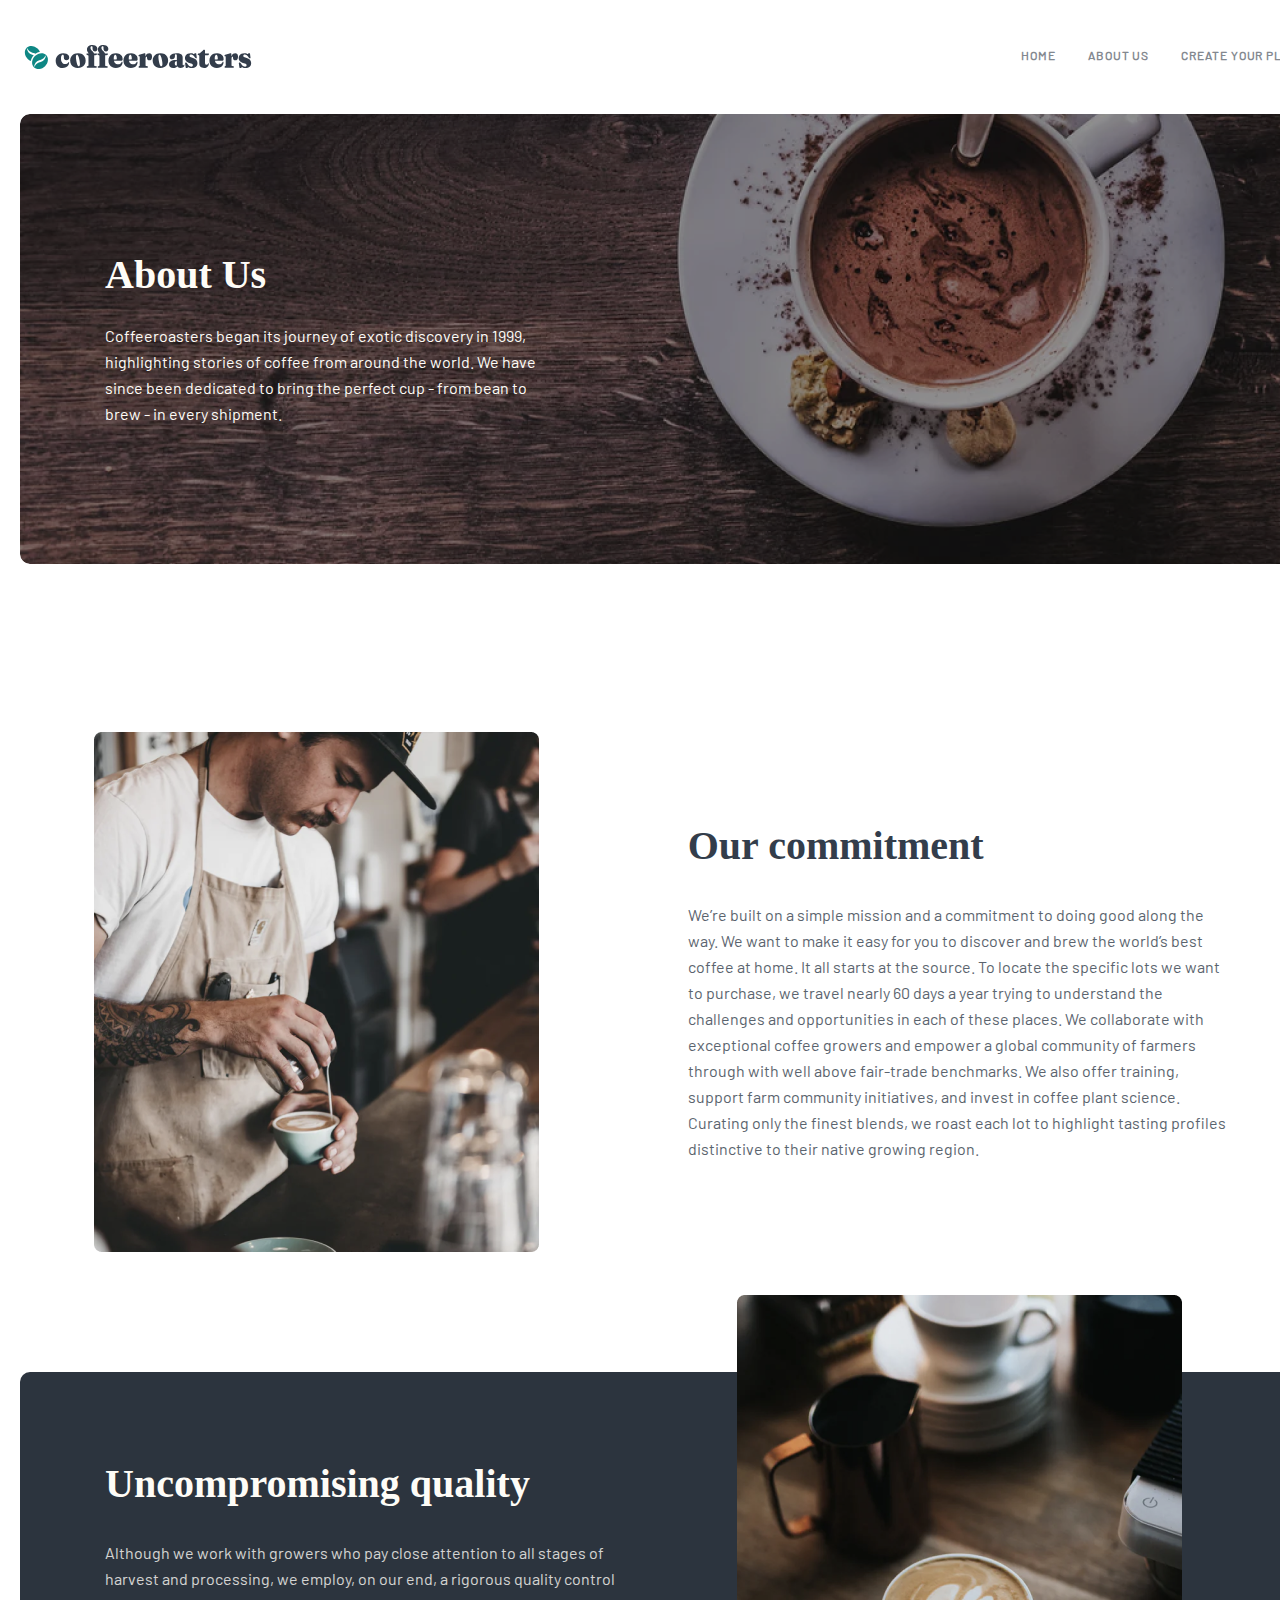
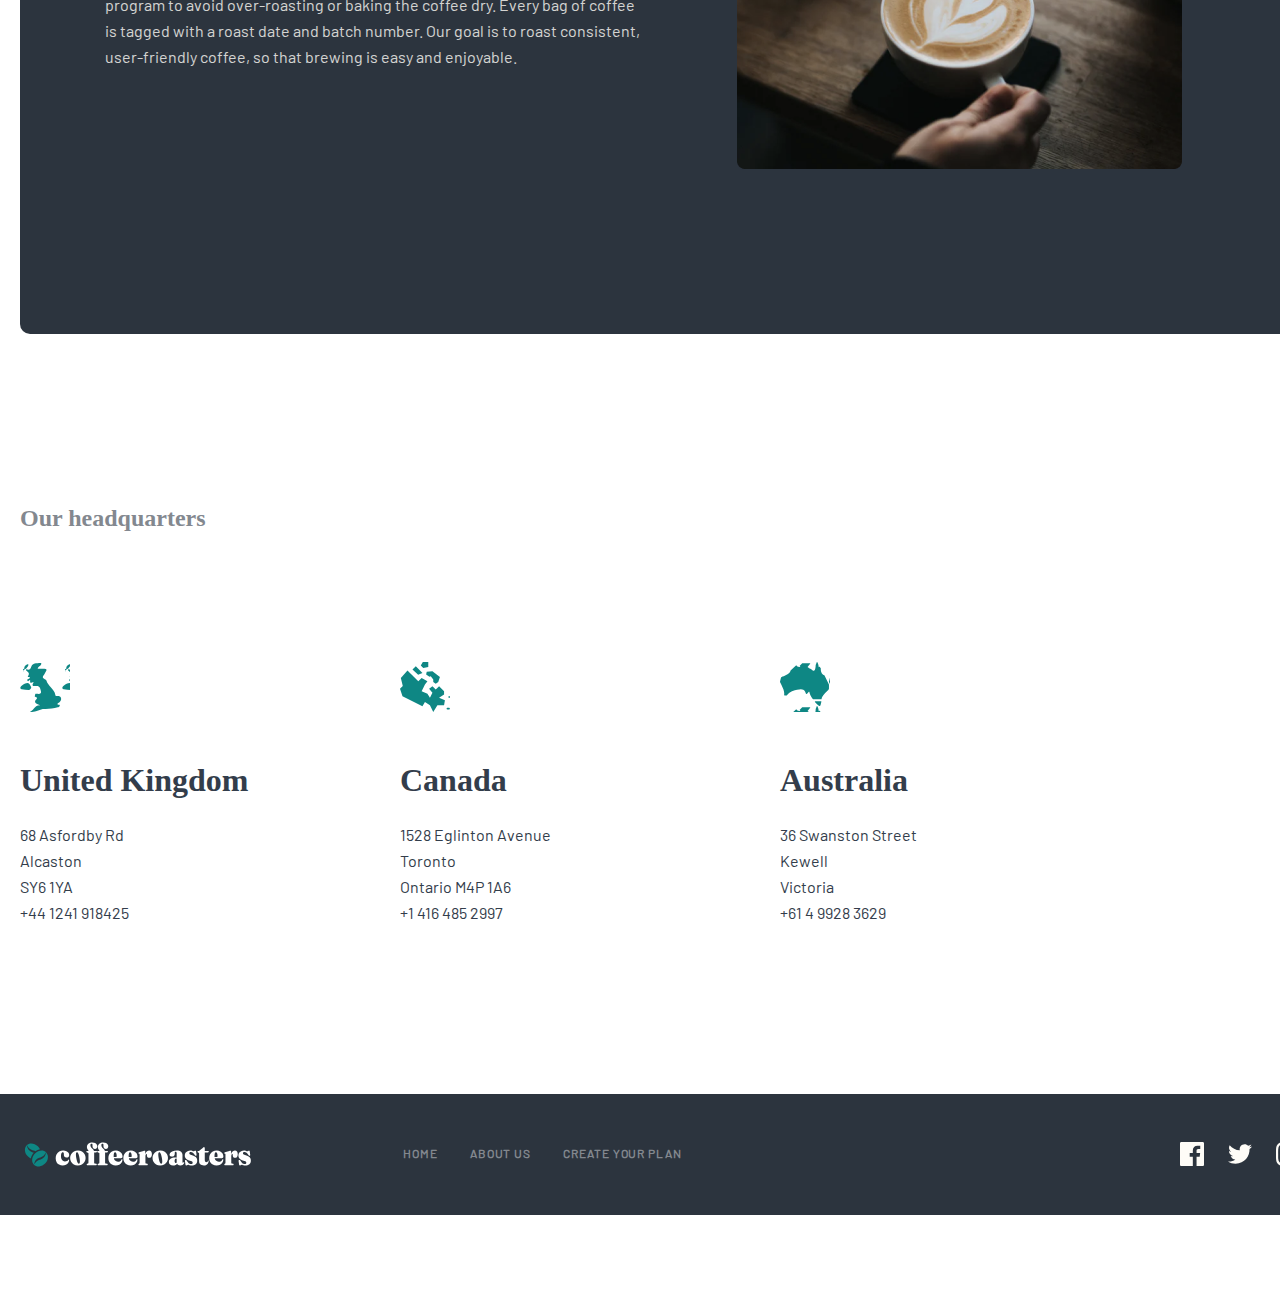
<file: about.html>
<!DOCTYPE html>
<html lang="en">
<head>
    <meta charset="UTF-8">
    <meta http-equiv="X-UA-Compatible" content="IE=edge">
    <meta name="viewport" content="width=device-width, initial-scale=1.0">
    <link rel="stylesheet" href="./css/mian.css">
    <title>6-uy-iwi</title>
</head>
<body>
    <!-- - - - - HEADER - - - -  -->

    <header class="header">
        <div class="container">
            <div class="header__container">
                <a class="header__link" href="./index.html">
                    <img class="header__link-img" src="./images/logo.svg" alt="logo">
                </a>

                <nav class="header__nav">
                    <ul class="header__nav-list">
                        <li class="headert__nav-item">
                            <a class="header__nav-link" href="./index.html">HOME</a>
                        </li>

                        <li class="header__nav-item">
                            <a class="header__nav-link" href="./about.html">ABOUT US</a>
                        </li>

                        <li class="header__nav-item">
                            <a class="header__nav-link" href="./subsrcibe.html">Create your plan</a>
                        </li>
                    </ul>
                </nav>
            </div>
        </div>
    </header>

    <!-- - - - - MAIN - - - -  -->

    <main>
        <section>
            <div class="container">
                <div class="about">
                    <h2 class="about__heading">About Us</h2>
                    <p class="about__text">Coffeeroasters began its journey of exotic discovery in 1999, highlighting stories of coffee from around the world. We have since been dedicated to bring the perfect cup - from bean to brew - in every shipment.</p>
                </div>
            </div>
        </section>

        <section>
            <div class="container">
                <div class="our">
                    <img class="our__img" src="./images/our-img.png" srcset="./images/our-img.png 1x, ./images/our-img@2x.png 2x" alt="">
                    <div class="our__right">
                        <h2 class="our__right-heading">Our commitment</h2>
                        <p class="our__right-text">We’re built on a simple mission and a commitment to doing good along the way. We want to make it easy for you to discover and brew the world’s best coffee at home. It all starts at the source. To locate the specific lots we want to purchase, we travel nearly 60 days a year trying to understand the challenges and opportunities in each of these places. We collaborate with exceptional coffee growers and empower a global community of farmers through with well above fair-trade benchmarks. We also offer training, support farm community initiatives, and invest in coffee plant science. Curating only the finest blends, we roast each lot to highlight tasting profiles distinctive to their native growing region.</p>
                    </div>
                </div>
            </div>
        </section>

        <section>
            <div class="container">
                <div class="quality">
                    <div class="quality__left">
                        <h2 class="quality__left-heading">Uncompromising quality</h2>
                        <p class="quality__left-text">Although we work with growers who pay close attention to all stages of harvest and processing, we employ, on our end, a rigorous quality control program to avoid over-roasting or baking the coffee dry. Every bag of coffee is tagged with a roast date and batch number. Our goal is to roast consistent, user-friendly coffee, so that brewing is easy and enjoyable.</p>
                    </div>
                    <img class="quality__img" src="./images/quality-img.png" srcset="./images/quality-img.png 1x, ./images/quality-img@2x.png 2x" alt="">
                </div>
            </div>
        </section>

        <section>
            <div class="container">
                <div class="city">
                    <h2 class="city__heading">Our headquarters</h2>
                    <ul class="city__list">
                        <li class="city__item">
                            <h3 class="city__item-heading">United Kingdom</h3>
                            <ul class="city__item-list">
                                <li class="city__item-item">68  Asfordby Rd</li>
                                <li class="city__item-item">Alcaston</li>
                                <li class="city__item-item">SY6 1YA</li>
                                <li class="city__item-item">+44 1241 918425</li>
                            </ul>
                        </li>

                        <li class="city__item">
                            <h3 class="city__item-heading">Canada</h3>
                            <ul class="city__item-list">
                                <li class="city__item-item">1528  Eglinton Avenue</li>
                                <li class="city__item-item">Toronto</li>
                                <li class="city__item-item">Ontario M4P 1A6</li>
                                <li class="city__item-item">+1 416 485 2997</li>
                            </ul>
                        </li>

                        <li class="city__item">
                            <h3 class="city__item-heading">Australia</h3>
                            <ul class="city__item-list">
                                <li class="city__item-item">36 Swanston Street</li>
                                <li class="city__item-item">Kewell</li>
                                <li class="city__item-item">Victoria</li>
                                <li class="city__item-item">+61 4 9928 3629</li>
                            </ul>
                        </li>
                    </ul>
                </div>
            </div>
        </section>
    </main>

    <!-- - - - - FOOTER - - - -  -->

    <footer class="footer">
        <div class="container footer__container">
            <div class="footer__bottom">
                <a class="footer__bottom-link" href="./index.html">
                    <img class="footer__bottom-img" src="./images/bottom-logo.svg" alt="">
                </a>

                <ul class="footer__list">
                    <li class="footer__item">
                        <a class="footer__item-link" href="./index.html">HOME</a>
                    </li>

                    <li class="footer__item">
                        <a class="footer__item-link" href="./about.html">ABOUT US</a>
                    </li>

                    <li class="footer__item">
                        <a class="footer__item-link" href="#">Create your plan</a>
                    </li>
                </ul>

                <ul class="footer__list2">
                    <li class="footer__item2">
                        <a class="footer__item2-link" href="#">
                            <img class="footer__item2-img" src="./images/link1.svg" alt="">
                        </a>
                    </li>

                    <li class="footer__item2">
                        <a class="footer__item2-link" href="#">
                            <img class="footer__item2-img" src="./images/link2.svg" alt="">
                        </a>
                    </li>

                    <li class="footer__item2">
                        <a class="footer__item2-link" href="#">
                            <img class="footer__item2-img" src="./images/link3.svg" alt="">
                        </a>
                    </li>
                </ul>
            </div>
        </div>
    </footer>

</body>
</html>
</file>
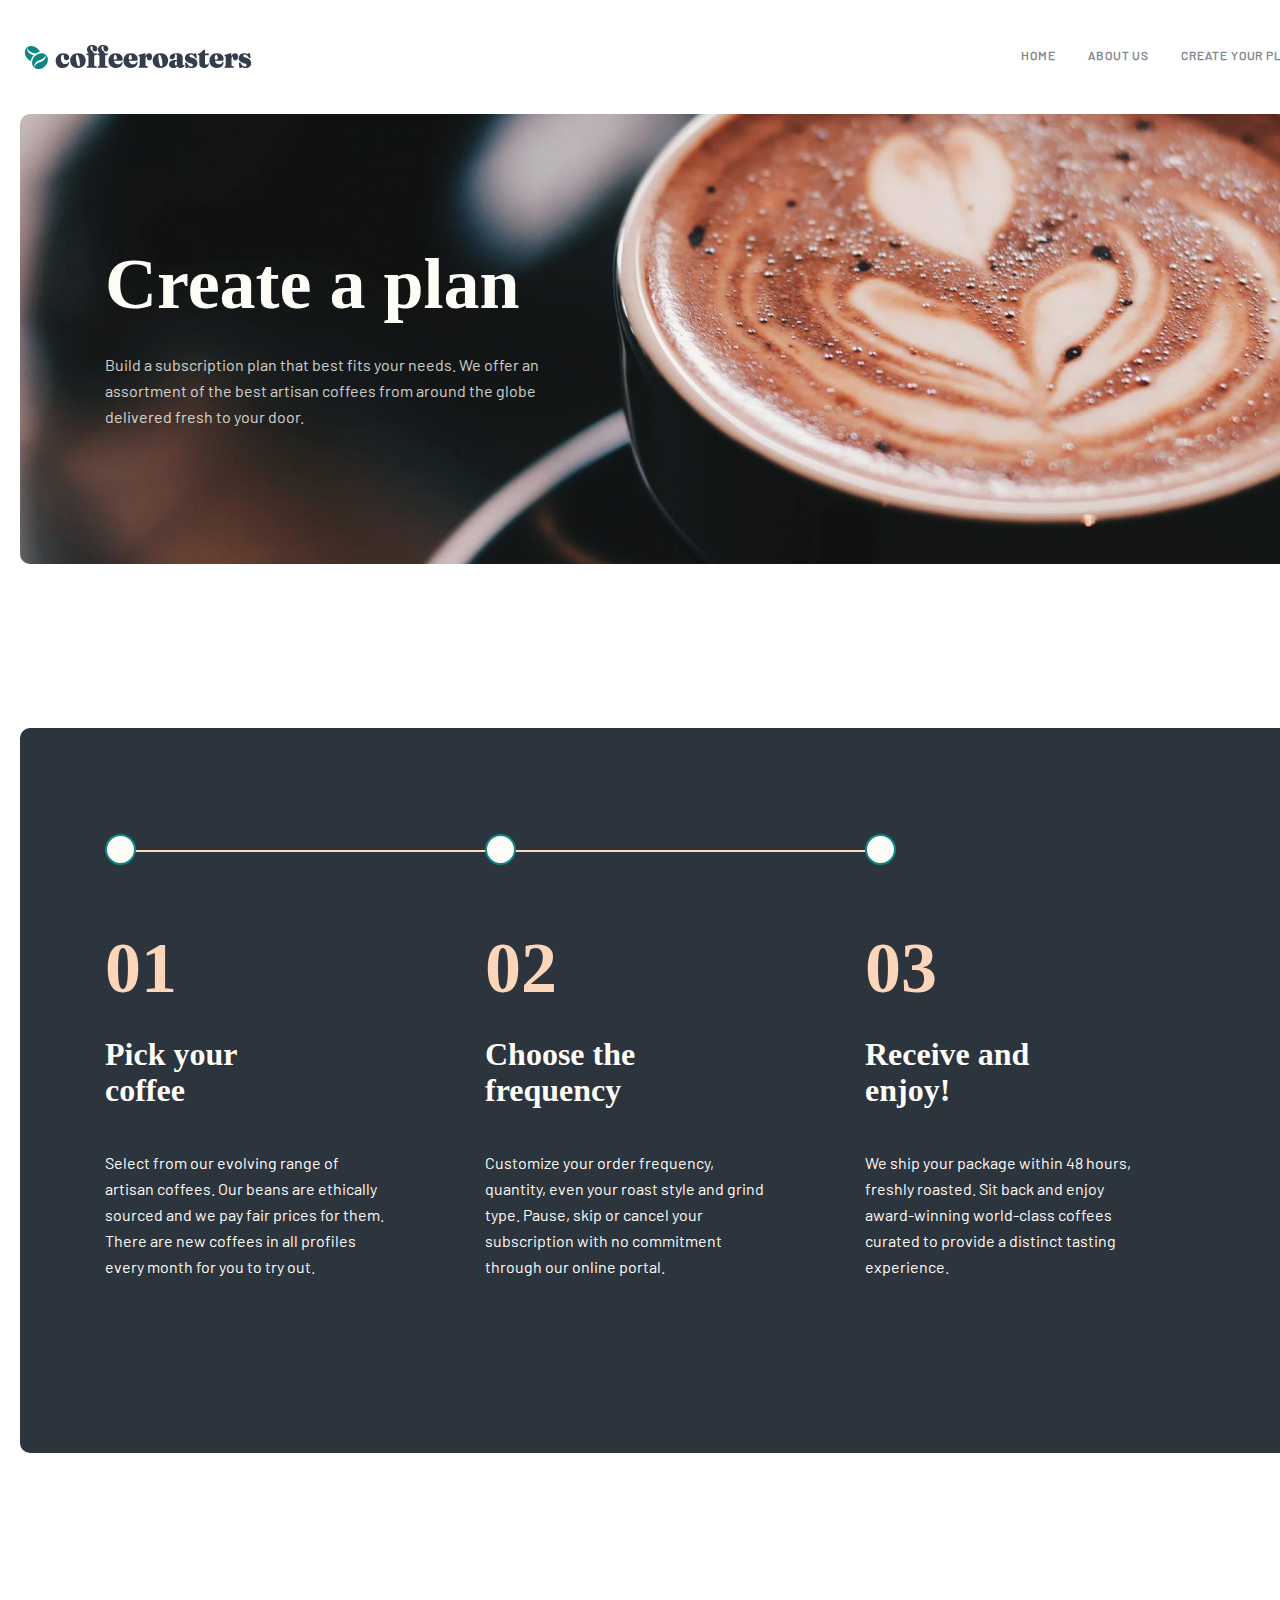
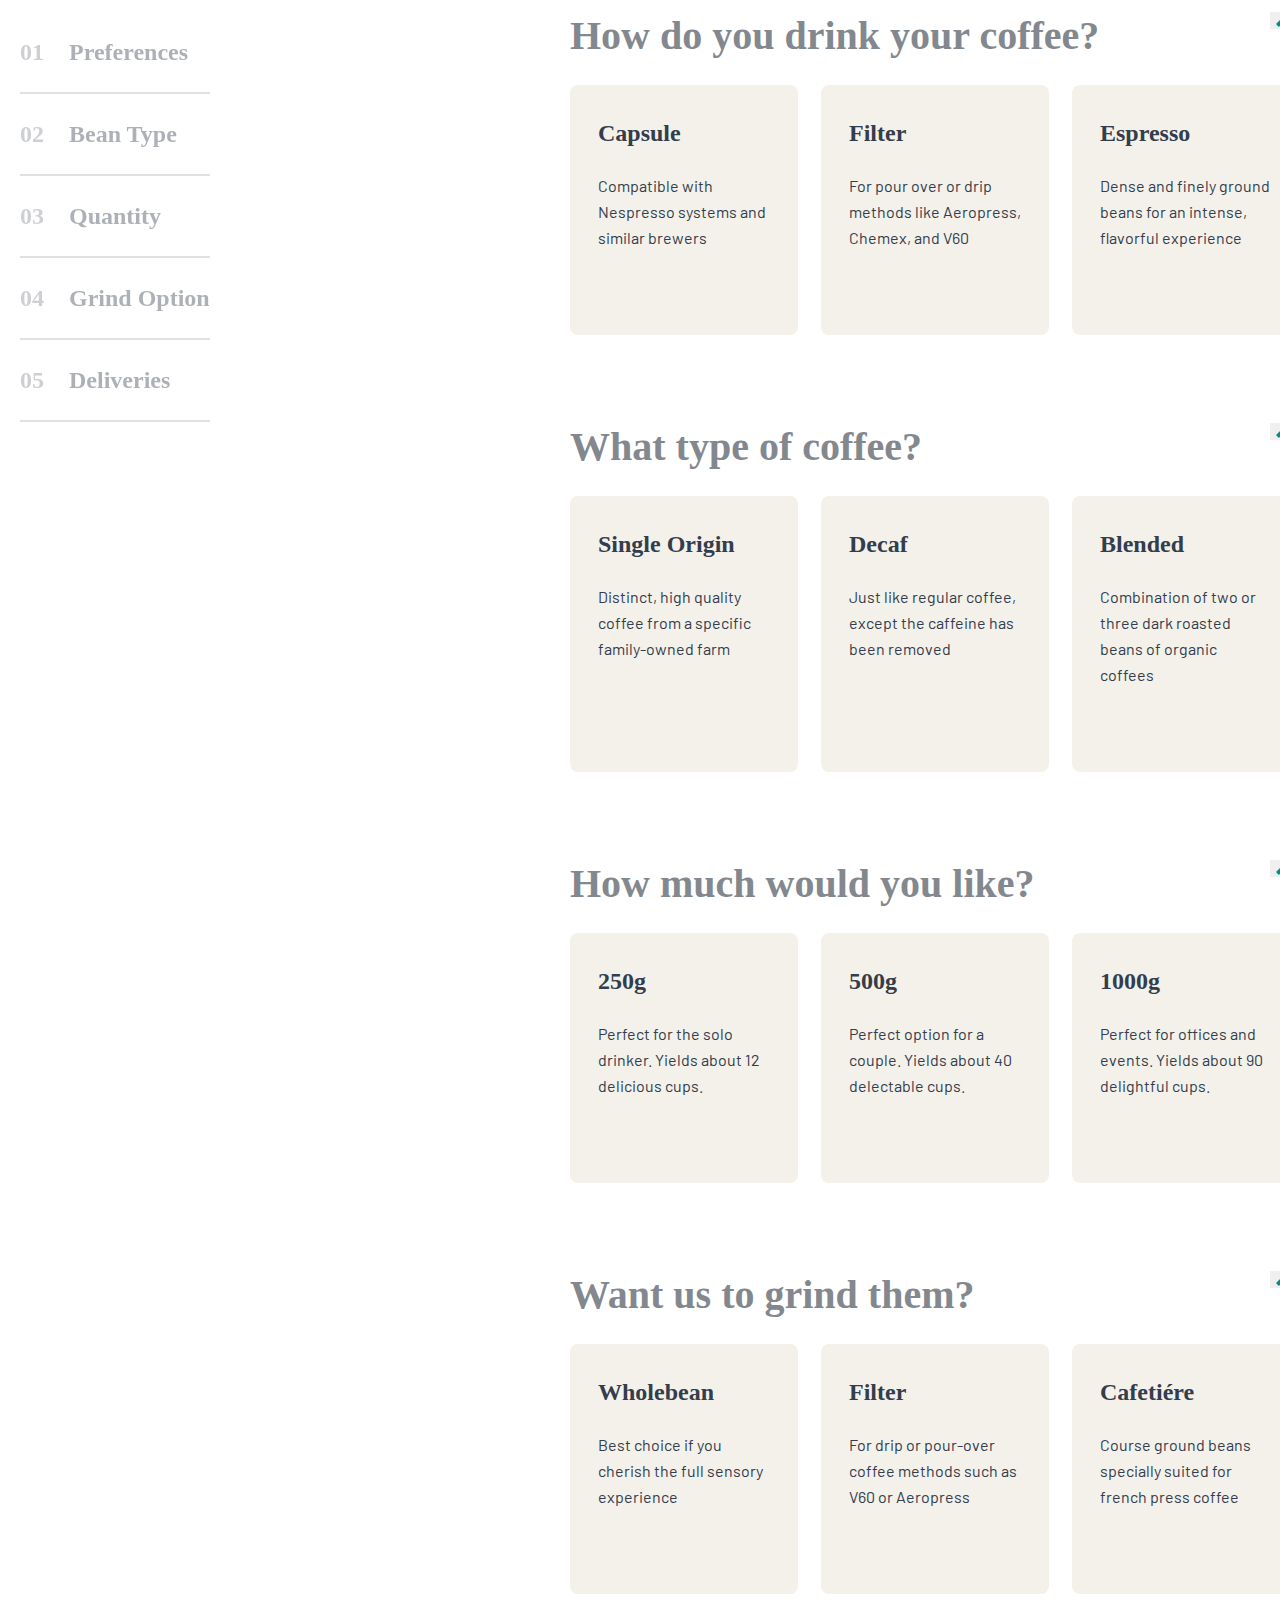
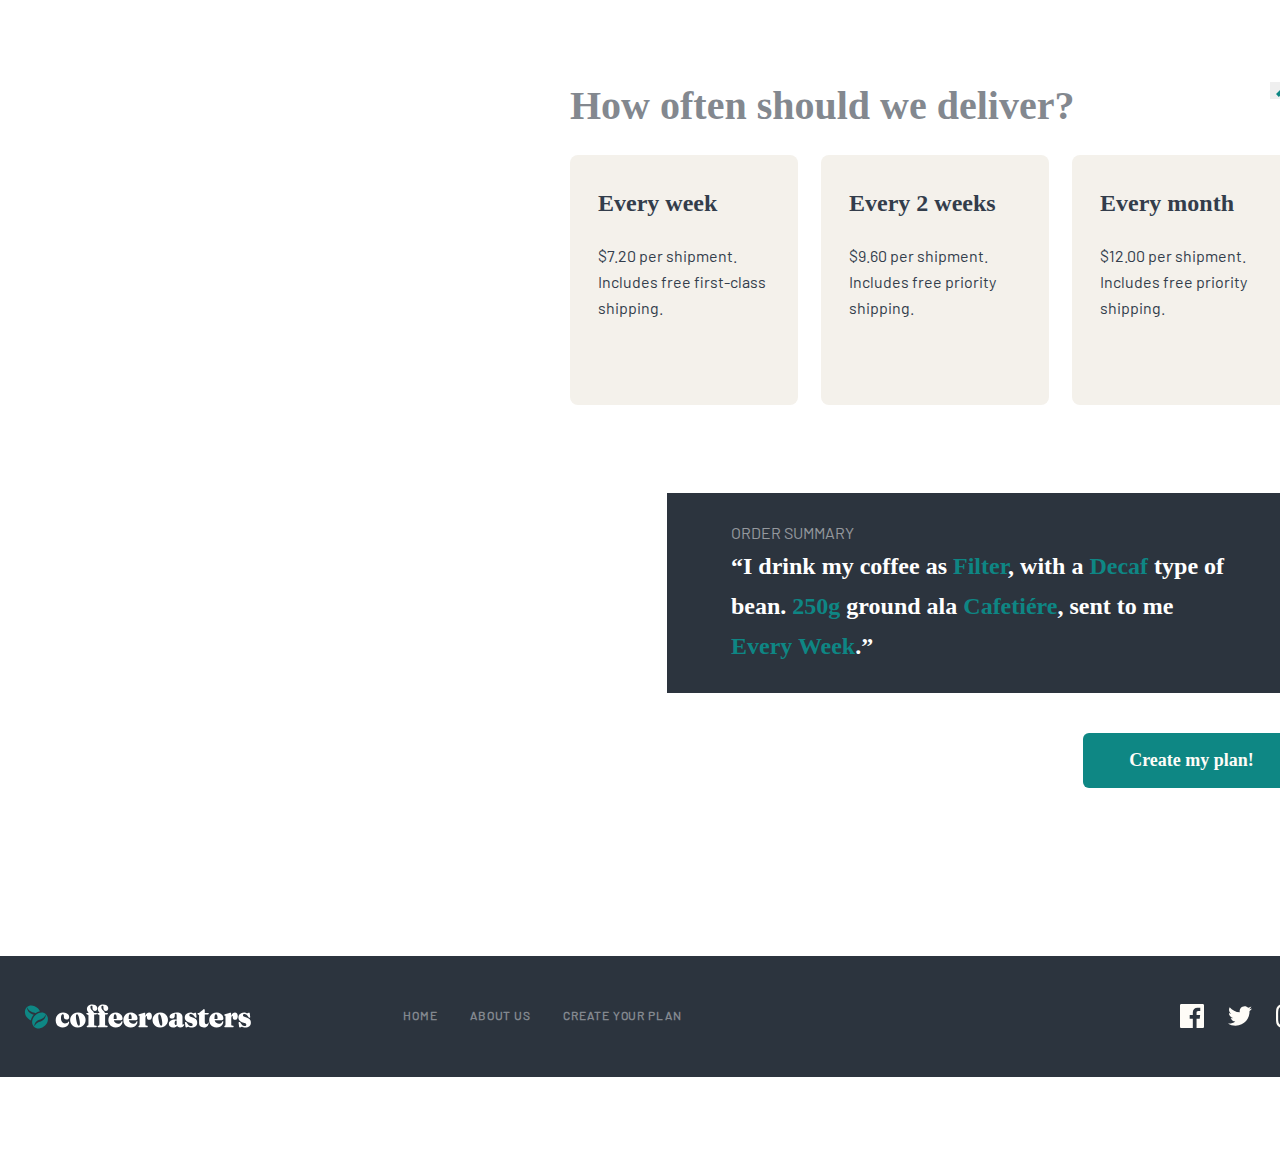
<file: subsrcibe.html>
<!DOCTYPE html>
<html lang="en">
<head>
    <meta charset="UTF-8">
    <meta http-equiv="X-UA-Compatible" content="IE=edge">
    <meta name="viewport" content="width=device-width, initial-scale=1.0">
    <link rel="stylesheet" href="./css/mian.css">
    <title>6-uy-iwi</title>
</head>
<body>
    <!-- - - - - HEADER - - - -  -->

    <header class="header">
        <div class="container">
            <div class="header__container">
                <a class="header__link" href="./index.html">
                    <img class="header__link-img" src="./images/logo.svg" alt="logo">
                </a>

                <nav class="header__nav">
                    <ul class="header__nav-list">
                        <li class="header__nav-item">
                            <a class="header__nav-link" href="./index.html">HOME</a>
                        </li>

                        <li class="header__nav-item">
                            <a class="header__nav-link" href="./about.html">ABOUT US</a>
                        </li>

                        <li class="header__nav-item">
                            <a class="header__nav-link" href="./subsrcibe.html">Create your plan</a>
                        </li>
                    </ul>
                </nav>
            </div>
        </div>
    </header>

    <!-- - - - - MAIN - - - -  -->

    <main>
        <section>
            <div class="container">
                <div class="plan">
                    <h2 class="plan__heading">Create a plan</h2>
                    <p class="plan__text">Build a subscription plan that best fits your needs. We offer an assortment of the best artisan coffees from around the globe delivered fresh to your door.</p>
                </div>
            </div>
        </section>

        <section>
            <div class="container">
                <div class="pisk">
                    <ul class="pisk__list">
                        <li class="pisk__item">
                            <p class="pisk__item-nomber">01</p>
                            <h2 class="pisk__item-heading">Pick your coffee</h2>
                            <p class="pisk__itrem-text">Select from our evolving range of artisan coffees. Our beans are ethically sourced and we pay fair prices for them. There are new coffees in all profiles every month for you to try out.</p>
                        </li>

                        <li class="pisk__item">
                            <p class="pisk__item-nomber">02</p>
                            <h2 class="pisk__item-heading">Choose the frequency</h2>
                            <p class="pisk__itrem-text">Customize your order frequency, quantity, even your roast style and grind type. Pause, skip or cancel your subscription with no commitment through our online portal.</p>
                        </li>

                        <li class="pisk__item">
                            <p class="pisk__item-nomber">03</p>
                            <h2 class="pisk__item-heading">Receive and enjoy!</h2>
                            <p class="pisk__itrem-text">We ship your package within 48 hours, freshly roasted. Sit back and enjoy award-winning world-class coffees curated to provide a distinct tasting experience.</p>
                        </li>
                    </ul>
                </div>
            </div>
        </section>

        <section>
            <div class="container">
                <div class="page">
                    <div class="page__left">
                        <ul class="page__left-list">
                            <li class="page__left-item">
                                <a class="page__item-link" href="#">
                                    <p class="page__item-nember">01</p>
                                    <p class="page__item-text">Preferences</p>
                                </a>
                            </li>

                            <li class="page__left-item">
                                <a class="page__item-link" href="#">
                                    <p class="page__item-nember">02</p>
                                    <p class="page__item-text">Bean Type</p>
                                </a>
                            </li>

                            <li class="page__left-item">
                                <a class="page__item-link" href="#">
                                    <p class="page__item-nember">03</p>
                                    <p class="page__item-text">Quantity</p>
                                </a>
                            </li>

                            <li class="page__left-item">
                                <a class="page__item-link" href="#">
                                    <p class="page__item-nember">04</p>
                                    <p class="page__item-text">Grind Option</p>
                                </a>
                            </li>

                            <li class="page__left-item">
                                <a class="page__item-link" href="#">
                                    <p class="page__item-nember">05</p>
                                    <p class="page__item-text">Deliveries</p>
                                </a>

                            </li>
                        </ul>
                    </div>

                    <div class="page__right">
                        <div class="page__right-box">
                            <div class="page__box-hero">
                                <h2 class="page__hero-heading">How do you drink your coffee?</h2>
                                <button class="page__hero-button">
                                    <img class="page__hero-img" src="./images/Path-button.svg" alt="icon">
                                </button>
                            </div>

                            <ul class="page__box-list">
                                <li class="page__box-item">
                                    <h2 class="page__box-heading">Capsule</h2>
                                    <p class="page__box-text">Compatible with Nespresso systems and similar brewers</p>
                                </li>

                                <li class="page__box-item">
                                    <h2 class="page__box-heading">Filter</h2>
                                    <p class="page__box-text">For pour over or drip methods like Aeropress, Chemex, and V60</p>
                                </li>

                                <li class="page__box-item">
                                    <h2 class="page__box-heading">Espresso</h2>
                                    <p class="page__box-text">Dense and finely ground beans for an intense, flavorful experience</p>
                                </li>
                            </ul>
                        </div>

                        <div class="page__right-box">
                            <div class="page__box-hero">
                                <h2 class="page__hero-heading">What type of coffee?</h2>
                                <button class="page__hero-button">
                                    <img class="page__hero-img" src="./images/Path-button.svg" alt="icon">
                                </button>
                            </div>

                            <ul class="page__box-list">
                                <li class="page__box-item">
                                    <h2 class="page__box-heading">Single Origin</h2>
                                    <p class="page__box-text">Distinct, high quality coffee from a specific family-owned farm</p>
                                </li>

                                <li class="page__box-item">
                                    <h2 class="page__box-heading">Decaf</h2>
                                    <p class="page__box-text">Just like regular coffee, except the caffeine has been removed</p>
                                </li>

                                <li class="page__box-item">
                                    <h2 class="page__box-heading">Blended</h2>
                                    <p class="page__box-text">Combination of two or three dark roasted beans of organic coffees</p>
                                </li>
                            </ul>
                        </div>

                        <div class="page__right-box">
                            <div class="page__box-hero">
                                <h2 class="page__hero-heading">How much would you like?</h2>
                                <button class="page__hero-button">
                                    <img class="page__hero-img" src="./images/Path-button.svg" alt="icon">
                                </button>
                            </div>

                            <ul class="page__box-list">
                                <li class="page__box-item">
                                    <h2 class="page__box-heading">250g</h2>
                                    <p class="page__box-text">Perfect for the solo drinker. Yields about 12 delicious cups.</p>
                                </li>

                                <li class="page__box-item">
                                    <h2 class="page__box-heading">500g</h2>
                                    <p class="page__box-text">Perfect option for a couple. Yields about 40 delectable cups.</p>
                                </li>

                                <li class="page__box-item">
                                    <h2 class="page__box-heading">1000g</h2>
                                    <p class="page__box-text">Perfect for offices and events. Yields about 90 delightful cups.</p>
                                </li>
                            </ul>
                        </div>

                        <div class="page__right-box">
                            <div class="page__box-hero">
                                <h2 class="page__hero-heading">Want us to grind them?</h2>
                                <button class="page__hero-button">
                                    <img class="page__hero-img" src="./images/Path-button.svg" alt="icon">
                                </button>
                            </div>

                            <ul class="page__box-list">
                                <li class="page__box-item">
                                    <h2 class="page__box-heading">Wholebean</h2>
                                    <p class="page__box-text">Best choice if you cherish the full sensory experience</p>
                                </li>

                                <li class="page__box-item">
                                    <h2 class="page__box-heading">Filter</h2>
                                    <p class="page__box-text">For drip or pour-over coffee methods such as V60 or Aeropress</p>
                                </li>

                                <li class="page__box-item">
                                    <h2 class="page__box-heading">Cafetiére</h2>
                                    <p class="page__box-text">Course ground beans specially suited for french press coffee</p>
                                </li>
                            </ul>
                        </div>

                        <div class="page__right-box">
                            <div class="page__box-hero">
                                <h2 class="page__hero-heading">How often should we deliver?</h2>
                                <button class="page__hero-button">
                                    <img class="page__hero-img" src="./images/Path-button.svg" alt="icon">
                                </button>
                            </div>

                            <ul class="page__box-list">
                                <li class="page__box-item">
                                    <h2 class="page__box-heading">Every week</h2>
                                    <p class="page__box-text">$7.20 per shipment. Includes free first-class shipping.</p>
                                </li>

                                <li class="page__box-item">
                                    <h2 class="page__box-heading">Every 2 weeks</h2>
                                    <p class="page__box-text">$9.60 per shipment. Includes free priority shipping.</p>
                                </li>

                                <li class="page__box-item">
                                    <h2 class="page__box-heading">Every month</h2>
                                    <p class="page__box-text">$12.00 per shipment. Includes free priority shipping.</p>
                                </li>
                            </ul>
                        </div>
                    </div>
                </div>

                <div class="page2">
                    <div class="page2__right-batton">
                        <div class="page2__batton">
                            <span class="page2__batton-span">Order Summary</span>
                            <p class="page2__batton-text">“I drink my coffee as <span class="page2__text-span">Filter</span>, with a <span class="page2__text-span">Decaf</span> type of bean. <span class="page2__text-span">250g</span> ground ala <span class="page2__text-span">Cafetiére</span>, sent to me <span class="page2__text-span">Every Week</span>.”</p>
                        </div>

                        <button class="page2__batton-button">Create my plan!</button>
                    </div>
                </div>
            </div>
        </section>
    </main>

    <!-- - - - - FOOTER - - - -  -->

    <footer class="footer">
        <div class="container footer__container">
            <div class="footer__bottom">
                <a class="footer__bottom-link" href="./index.html">
                    <img class="footer__bottom-img" src="./images/bottom-logo.svg" alt="">
                </a>

                <ul class="footer__list">
                    <li class="footer__item">
                        <a class="footer__item-link" href="./index.html">HOME</a>
                    </li>

                    <li class="footer__item">
                        <a class="footer__item-link" href="./about.html">ABOUT US</a>
                    </li>

                    <li class="footer__item">
                        <a class="footer__item-link" href="#">Create your plan</a>
                    </li>
                </ul>

                <ul class="footer__list2">
                    <li class="footer__item2">
                        <a class="footer__item2-link" href="#">
                            <img class="footer__item2-img" src="./images/link1.svg" alt="">
                        </a>
                    </li>

                    <li class="footer__item2">
                        <a class="footer__item2-link" href="#">
                            <img class="footer__item2-img" src="./images/link2.svg" alt="">
                        </a>
                    </li>

                    <li class="footer__item2">
                        <a class="footer__item2-link" href="#">
                            <img class="footer__item2-img" src="./images/link3.svg" alt="">
                        </a>
                    </li>
                </ul>
            </div>
        </div>
    </footer>

</body>
</html>
</file>
<file: css/mian.css>
@font-face {
  font-family: 'Fraunces';
  font-style: normal;
  font-weight: 400;
  src: url("../fonts/fraunces-v22-latin-regular.woff2") format("woff2"), url("../fonts/fraunces-v22-latin-regular.woff") format("woff");
}

@font-face {
  font-family: 'Fraunces';
  font-style: normal;
  font-weight: 900;
  src: url("../fonts/fraunces-v22-latin-900.woff2") format("woff2"), url("../fonts/fraunces-v22-latin-900.woff") format("woff");
}

@font-face {
  font-family: 'Barlow';
  font-style: normal;
  font-weight: 400;
  src: url("../fonts/barlow-v12-latin-regular.woff2") format("woff2"), url("../fonts/barlow-v12-latin-regular.woff") format("woff");
}

*,
*::before,
*::after {
  -webkit-box-sizing: border-box;
          box-sizing: border-box;
}

body {
  margin: 0;
  padding: 0;
  font-size: 18px;
  background-color: #ffffff;
  font-family: 'Rubik', 'Arial', 'san-serif';
}

img {
  vertical-align: middle;
}

.visually-hidden {
  position: absolute;
  width: 1px;
  height: 1px;
  margin: -1px;
  padding: 0;
  overflow: hidden;
  border: 0;
  clip: rect(0 0 0 0);
}

.container {
  width: 1320px;
  padding-left: 20px;
  padding-right: 20px;
  margin: 0 auto;
}

/* - - - - HEADER - - - -  */
.header {
  padding-top: 44px;
}

.header__container {
  display: -webkit-box;
  display: -ms-flexbox;
  display: flex;
  -webkit-box-pack: justify;
      -ms-flex-pack: justify;
          justify-content: space-between;
  margin-bottom: 44px;
}

.header__link-img {
  width: 236px;
  height: 26px;
}

.header__nav-list {
  display: -webkit-box;
  display: -ms-flexbox;
  display: flex;
  list-style-type: none;
  margin: 0;
  padding: 0;
}

.header__nav-item:nth-child(2) {
  margin-right: 32px;
  margin-left: 32px;
}

.header__nav-link {
  font-family: 'Barlow';
  font-style: normal;
  font-weight: 700;
  font-size: 12px;
  line-height: 15px;
  letter-spacing: 0.923077px;
  text-transform: uppercase;
  color: #83888F;
  text-decoration: none;
}

.header__nav-link:hover {
  color: #333D4B;
}

.header__nav-link:active {
  opacity: 0.5;
}

/* - - - - MAIN - - - - */
.hero__container {
  background-image: url(./../images/Bitmap.png);
  background-repeat: no-repeat;
  background-size: contain;
  width: 1280px;
  height: 600px;
  padding-top: 117px;
  padding-bottom: 117px;
  padding-left: 85px;
  margin-bottom: 136px;
}

.hero__heading {
  width: 493px;
  font-family: 'Fraunces 9pt';
  font-style: normal;
  font-weight: 900;
  font-size: 72px;
  line-height: 72px;
  color: #FEFCF7;
  margin: 0;
  margin-bottom: 32px;
}

.hero__text {
  width: 440px;
  font-family: 'Barlow';
  font-style: normal;
  font-weight: 400;
  font-size: 16px;
  line-height: 26px;
  color: #FEFCF7;
  mix-blend-mode: normal;
  opacity: 0.8;
  margin: 0;
  margin-bottom: 55px;
}

.hero__button {
  width: 217px;
  background: #0E8784;
  border-radius: 6px;
  padding: 15px 31px;
  font-family: 'Fraunces 9pt';
  font-style: normal;
  font-weight: 900;
  font-size: 18px;
  line-height: 25px;
  text-align: center;
  color: #FEFCF7;
}

.hero__button:hover {
  background: #66D2CF;
  border-radius: 6px;
}

.hero__button:active {
  background: #E2DEDB;
  border-radius: 6px;
}

.coffe__list {
  display: -webkit-box;
  display: -ms-flexbox;
  display: flex;
  -webkit-box-pack: justify;
      -ms-flex-pack: justify;
          justify-content: space-between;
  list-style-type: none;
  margin: 0;
  padding: 0;
  padding-top: 126px;
  background-image: url(./../images/Group30.svg);
  background-repeat: no-repeat;
  /* position: absolute; */
  background-position: 50% 0%;
  /* top: 0;
        left: 0; */
  margin-bottom: 180px;
}

.coffe__item:nth-child(2) {
  margin-left: 21px;
  margin-right: 28px;
}

.coffe__item:nth-child(4) {
  margin-left: 30px;
}

.coffe__item-img {
  width: 265px;
  height: 193px;
  margin-bottom: 71px;
}

.coffe__heading {
  width: 255px;
  margin: 0;
  padding: 0;
  font-family: 'Fraunces 9pt';
  font-style: normal;
  font-weight: 900;
  font-size: 24px;
  line-height: 32px;
  text-align: center;
  color: #333D4B;
  margin-bottom: 24px;
}

.coffe__item-text {
  width: 255px;
  margin: 0;
  padding: 0;
  font-family: 'Barlow';
  font-style: normal;
  font-weight: 400;
  font-size: 16px;
  line-height: 26px;
  text-align: center;
  color: #333D4B;
}

.why {
  background-color: #2C343E;
  border-radius: 10px;
  padding-top: 120px;
  display: -webkit-box;
  display: -ms-flexbox;
  display: flex;
  -webkit-box-orient: vertical;
  -webkit-box-direction: normal;
      -ms-flex-direction: column;
          flex-direction: column;
  -webkit-box-align: center;
      -ms-flex-align: center;
          align-items: center;
  margin-bottom: 351px;
}

.why__heading {
  width: 329px;
  font-family: 'Fraunces 9pt';
  font-style: normal;
  font-weight: 900;
  font-size: 40px;
  line-height: 48px;
  text-align: center;
  color: #FEFCF7;
  margin: 0;
  padding: 0;
  margin-bottom: 32px;
}

.why__text {
  width: 528px;
  font-family: 'Barlow';
  font-style: normal;
  font-weight: 400;
  font-size: 16px;
  line-height: 26px;
  text-align: center;
  color: #FEFCF7;
  mix-blend-mode: normal;
  opacity: 0.8;
  margin: 0;
  padding: 0;
  /* margin-bottom: 88px; */
}

.why__list {
  display: -webkit-box;
  display: -ms-flexbox;
  display: flex;
  margin: 0;
  padding: 0;
  list-style-type: none;
  -webkit-box-pack: justify;
      -ms-flex-pack: justify;
          justify-content: space-between;
  position: absolute;
  top: 150px;
  left: 0;
  position: relative;
}

.why__item {
  width: 350px;
  padding: 72px 48px 48px 48px;
  background-color: #0E8784;
  border-radius: 8px;
  display: -webkit-box;
  display: -ms-flexbox;
  display: flex;
  -webkit-box-orient: vertical;
  -webkit-box-direction: normal;
      -ms-flex-direction: column;
          flex-direction: column;
  -webkit-box-align: center;
      -ms-flex-align: center;
          align-items: center;
}

.why__item:nth-child(2) {
  margin-right: 30px;
  margin-left: 30px;
}

.why__item-img {
  width: 72px;
  height: 72px;
  margin-bottom: 56px;
}

.why__item__heading {
  width: 255px;
  font-family: 'Fraunces 9pt';
  font-style: normal;
  font-weight: 900;
  font-size: 24px;
  line-height: 32px;
  text-align: center;
  color: #FEFCF7;
  margin: 0;
  padding: 0;
  margin-bottom: 24px;
}

.why__item-text {
  width: 255px;
  font-family: 'Barlow';
  font-style: normal;
  font-weight: 400;
  font-size: 16px;
  line-height: 26px;
  text-align: center;
  color: #FEFCF7;
  margin: 0;
  padding: 0;
}

.how {
  margin-bottom: 200px;
}

.how__heading {
  width: 255px;
  font-family: 'Fraunces 9pt';
  font-style: normal;
  font-weight: 900;
  font-size: 24px;
  line-height: 32px;
  color: #83888F;
  margin: 0;
  margin-bottom: 80px;
}

.how__list {
  display: -webkit-box;
  display: -ms-flexbox;
  display: flex;
  -webkit-box-pack: start;
      -ms-flex-pack: start;
          justify-content: flex-start;
  margin: 0;
  padding: 0;
  list-style-type: none;
  margin-bottom: 64px;
}

.how__item {
  width: 380px;
  padding-right: 95px;
  position: relative;
  padding-top: 98px;
}

.how__item::before {
  content: "";
  display: inline-block;
  width: 31px;
  height: 31px;
  background-color: #FEFCF7;
  border: 2px solid #0E8784;
  border-radius: 50%;
  position: absolute;
  top: 0;
  z-index: 1;
}

.how__item::after {
  content: "";
  display: inline-block;
  width: 100%;
  height: 2px;
  background-color: #fdd6ba;
  position: absolute;
  /* border: 2px solid #FDD6BA; */
  top: 15.5px;
}

.how__item:last-child::after {
  display: none;
}

.how__item-nomber {
  width: 90px;
  font-family: 'Fraunces 9pt';
  font-style: normal;
  font-weight: 900;
  font-size: 72px;
  line-height: 72px;
  color: #FDD6BA;
  margin: 0;
  margin-bottom: 32px;
}

.how__item-heading {
  width: 215px;
  font-family: 'Fraunces 9pt';
  font-style: normal;
  font-weight: 900;
  font-size: 32px;
  line-height: 36px;
  color: #333D4B;
  margin: 0;
  margin-bottom: 42px;
}

.how__itrem-text {
  width: 280px;
  font-family: 'Barlow';
  font-style: normal;
  font-weight: 400;
  font-size: 16px;
  line-height: 26px;
  color: #333D4B;
  margin: 0;
}

.how__link {
  background-color: #0E8784;
  border-radius: 6px;
  padding: 15px 31px;
  font-family: 'Fraunces 9pt';
  font-style: normal;
  font-weight: 900;
  font-size: 18px;
  line-height: 25px;
  text-align: center;
  color: #FEFCF7;
  text-decoration: none;
}

.how__link:hover {
  background-color: #66D2CF;
}

.how__link:active {
  opacity: 0.5;
}

.about {
  background-image: url(../../images/abouti-mg.png);
  background-repeat: no-repeat;
  background-size: contain;
  width: 1280px;
  height: 450px;
  border-radius: 10px;
  padding-top: 137px;
  padding-bottom: 137px;
  padding-left: 85px;
  margin-bottom: 168px;
}

.about__heading {
  font-family: 'Fraunces 9pt';
  font-style: normal;
  font-weight: 900;
  font-size: 40px;
  line-height: 48px;
  color: #FEFCF7;
  margin: 0;
  margin-bottom: 24px;
}

.about__text {
  width: 445px;
  font-family: 'Barlow';
  font-style: normal;
  font-weight: 400;
  font-size: 16px;
  line-height: 26px;
  color: #FEFCF7;
  margin: 0;
}

.our {
  display: -webkit-box;
  display: -ms-flexbox;
  display: flex;
  -ms-flex-pack: distribute;
      justify-content: space-around;
  -webkit-box-align: center;
      -ms-flex-align: center;
          align-items: center;
  margin-bottom: 120px;
}

.our__img {
  width: 445px;
  height: 520px;
}

.our__right-heading {
  font-family: 'Fraunces 9pt';
  font-style: normal;
  font-weight: 900;
  font-size: 40px;
  line-height: 48px;
  color: #333D4B;
  margin: 0;
  margin-bottom: 32px;
}

.our__right-text {
  width: 538px;
  font-family: 'Barlow';
  font-style: normal;
  font-weight: 400;
  font-size: 16px;
  line-height: 26px;
  color: #333D4B;
  mix-blend-mode: normal;
  opacity: 0.8;
  margin: 0;
}

.quality {
  display: -webkit-box;
  display: -ms-flexbox;
  display: flex;
  background-color: #2C343E;
  border-radius: 10px;
  padding-top: 88px;
  padding-left: 85px;
  margin-bottom: 168px;
}

.quality__left-heading {
  font-family: 'Fraunces 9pt';
  font-style: normal;
  font-weight: 900;
  font-size: 40px;
  line-height: 48px;
  color: #FEFCF7;
  margin: 0;
  margin-bottom: 32px;
}

.quality__left-text {
  width: 540px;
  font-family: 'Barlow';
  font-style: normal;
  font-weight: 400;
  font-size: 16px;
  line-height: 26px;
  color: #FEFCF7;
  mix-blend-mode: normal;
  opacity: 0.8;
  margin: 0;
}

.quality__img {
  width: 445px;
  height: 474px;
  position: absolute;
  right: -92px;
  top: calc(-165px);
  position: relative;
}

.city {
  margin-bottom: 168px;
}

.city__heading {
  font-family: 'Fraunces 9pt';
  font-style: normal;
  font-weight: 900;
  font-size: 24px;
  line-height: 32px;
  color: #83888F;
  margin: 0;
  margin-bottom: 72px;
}

.city__list {
  display: -webkit-box;
  display: -ms-flexbox;
  display: flex;
  list-style-type: none;
  margin: 0;
  padding: 0;
}

.city__item {
  padding-top: 56px;
}

.city__item::before {
  content: "";
  display: inline-block;
  width: 50px;
  height: 50px;
  background-image: url(../../images/Combined-Shape.svg);
  top: 0;
  margin-bottom: 45px;
}

.city__item:nth-child(2):before {
  content: "";
  display: inline-block;
  width: 50px;
  height: 50px;
  background-image: url(../../images/Combined-Shape1.svg);
  top: 0;
  margin-bottom: 45px;
}

.city__item:nth-child(3):before {
  content: "";
  display: inline-block;
  width: 50px;
  height: 50px;
  background-image: url(../../images/Combined-Shape2.svg);
  top: 0;
  margin-bottom: 45px;
}

.city__item:nth-child(2) {
  margin-right: 95px;
  margin-left: 95px;
}

.city__item-heading {
  font-family: 'Fraunces 9pt';
  font-style: normal;
  font-weight: 900;
  font-size: 32px;
  line-height: 36px;
  color: #333D4B;
  margin: 0;
  margin-bottom: 24px;
}

.city__item-list {
  margin: 0;
  padding: 0;
  list-style-type: none;
}

.city__item-item {
  width: 285px;
  font-family: 'Barlow';
  font-style: normal;
  font-weight: 400;
  font-size: 16px;
  line-height: 26px;
  color: #333D4B;
}

.plan {
  background-image: url(../../images/Bitmapn42.png);
  background-repeat: no-repeat;
  background-size: contain;
  width: 1280px;
  height: 450px;
  border-radius: 10px;
  padding-top: 134px;
  padding-bottom: 134px;
  padding-left: 85px;
  margin-bottom: 164px;
}

.plan__heading {
  font-family: 'Fraunces 9pt';
  font-style: normal;
  font-weight: 900;
  font-size: 72px;
  line-height: 72px;
  color: #FEFCF7;
  margin: 0;
  margin-bottom: 32px;
}

.plan__text {
  width: 445px;
  font-family: 'Barlow';
  font-style: normal;
  font-weight: 400;
  font-size: 16px;
  line-height: 26px;
  color: #FEFCF7;
  mix-blend-mode: normal;
  opacity: 0.8;
  margin: 0;
}

.pisk {
  background-color: #2C343E;
  border-radius: 10px;
  padding-top: 106px;
  padding-bottom: 109px;
  padding-left: 85px;
  margin-bottom: 159px;
}

.pisk__list {
  display: -webkit-box;
  display: -ms-flexbox;
  display: flex;
  -webkit-box-pack: start;
      -ms-flex-pack: start;
          justify-content: flex-start;
  margin: 0;
  padding: 0;
  list-style-type: none;
  margin-bottom: 64px;
}

.pisk__item {
  width: 380px;
  padding-right: 95px;
  position: relative;
  padding-top: 98px;
}

.pisk__item::before {
  content: "";
  display: inline-block;
  width: 31px;
  height: 31px;
  background-color: #FEFCF7;
  border: 2px solid #0E8784;
  border-radius: 50%;
  position: absolute;
  top: 0;
  z-index: 1;
}

.pisk__item::after {
  content: "";
  display: inline-block;
  width: 100%;
  height: 2px;
  background-color: #fdd6ba;
  position: absolute;
  /* border: 2px solid #FDD6BA; */
  top: 15.5px;
}

.pisk__item:last-child::after {
  display: none;
}

.pisk__item-nomber {
  width: 90px;
  font-family: 'Fraunces 9pt';
  font-style: normal;
  font-weight: 900;
  font-size: 72px;
  line-height: 72px;
  color: #FDD6BA;
  margin: 0;
  margin-bottom: 32px;
}

.pisk__item-heading {
  width: 215px;
  font-family: 'Fraunces 9pt';
  font-style: normal;
  font-weight: 900;
  font-size: 32px;
  line-height: 36px;
  color: #FEFCF7;
  margin: 0;
  margin-bottom: 42px;
}

.pisk__itrem-text {
  width: 280px;
  font-family: 'Barlow';
  font-style: normal;
  font-weight: 400;
  font-size: 16px;
  line-height: 26px;
  color: #FEFCF7;
  margin: 0;
}

.how2 {
  background-color: #2C343E;
  border-radius: 10px;
  padding-top: 106px;
  padding-bottom: 109px;
  padding-left: 85px;
}

@media only screen and (-webkit-min-device-pixel-ratio: 2), only screen and (min--moz-device-pixel-ratio: 2), only screen and (min-device-pixel-ratio: 2), only screen and (min-resolution: 192dpi), only screen and (min-resolution: 2dppx) {
  /* Retina-specific stuff here */
  .hero__container {
    background-image: url(../../images/great-img2@2x.png);
  }
  .about {
    background-image: url(../../images/about-img2@2x.png);
  }
  .plan {
    background-image: url(../../images/Bitmapn42@2x.png);
  }
}

.page {
  display: -webkit-box;
  display: -ms-flexbox;
  display: flex;
  -webkit-box-pack: justify;
      -ms-flex-pack: justify;
          justify-content: space-between;
}

.page__left-list {
  list-style-type: none;
  margin: 0;
  padding: 0;
  position: -webkit-sticky;
  position: sticky;
  top: 20px;
}

.page__left-item {
  max-width: 255px;
  border-bottom: 2px solid rgba(131, 136, 143, 0.25);
}

.page__item-link {
  text-decoration: none;
  display: -webkit-box;
  display: -ms-flexbox;
  display: flex;
  -webkit-box-align: center;
      -ms-flex-align: center;
          align-items: center;
  margin-bottom: 24px;
  padding-top: 24px;
  opacity: 0.4;
}

.page__item-link:hover {
  opacity: 1;
}

.page__item-nember {
  font-family: 'Fraunces 9pt';
  font-style: normal;
  font-weight: 900;
  font-size: 24px;
  line-height: 32px;
  color: #83888F;
  margin: 0;
  margin-right: 25px;
}

.page__item-text {
  font-family: 'Fraunces 9pt';
  font-style: normal;
  font-weight: 900;
  font-size: 24px;
  line-height: 32px;
  color: #333D4B;
  margin: 0;
}

.page__right-box {
  margin-bottom: 88px;
}

.page__box-hero {
  display: -webkit-box;
  display: -ms-flexbox;
  display: flex;
  -webkit-box-pack: justify;
      -ms-flex-pack: justify;
          justify-content: space-between;
}

.page__hero-heading {
  font-family: 'Fraunces 9pt';
  font-style: normal;
  font-weight: 900;
  font-size: 40px;
  line-height: 48px;
  color: #83888F;
  margin: 0;
}

.page__hero-button {
  border: none;
  margin-bottom: 56px;
}

.page__hero-img {
  max-width: 18px;
  max-height: 12px;
}

.page__box-list {
  display: -webkit-box;
  display: -ms-flexbox;
  display: flex;
  list-style-type: none;
  margin: 0;
  padding: 0;
}

.page__box-item {
  max-width: 228px;
  padding: 32px 28px 84px 28px;
  background-color: #F4F1EB;
  border-radius: 8px;
}

.page__box-item:hover {
  background-color: #FDD6BA;
}

.page__box-item:active {
  background-color: #0E8784;
}

.page__box-item:nth-child(2) {
  margin-right: 23px;
  margin-left: 23px;
}

.page__box-heading {
  font-family: 'Fraunces 9pt';
  font-style: normal;
  font-weight: 900;
  font-size: 24px;
  line-height: 32px;
  color: #333D4B;
  margin: 0;
  margin-bottom: 24px;
}

.page__box-heading:active {
  color: #FFFFFF;
}

.page__box-text {
  font-family: 'Barlow';
  font-style: normal;
  font-weight: 400;
  font-size: 16px;
  line-height: 26px;
  color: #333D4B;
  margin: 0;
}

.page__box-text:active {
  color: #FFFFFF;
}

.page2 {
  display: -webkit-box;
  display: -ms-flexbox;
  display: flex;
  -webkit-box-orient: vertical;
  -webkit-box-direction: normal;
      -ms-flex-direction: column;
          flex-direction: column;
  -webkit-box-align: end;
      -ms-flex-align: end;
          align-items: end;
}

.page2__right-batton {
  max-width: 730px;
  margin-bottom: 168px;
  display: -webkit-box;
  display: -ms-flexbox;
  display: flex;
  -webkit-box-orient: vertical;
  -webkit-box-direction: normal;
      -ms-flex-direction: column;
          flex-direction: column;
  -webkit-box-align: end;
      -ms-flex-align: end;
          align-items: end;
}

.page2__batton {
  padding: 27px 64px;
  background-color: #2C343E;
  margin-bottom: 40px;
}

.page2__batton-span {
  font-family: 'Barlow';
  font-style: normal;
  font-weight: 400;
  font-size: 16px;
  line-height: 26px;
  text-transform: uppercase;
  color: rgba(255, 255, 255, 0.5);
  margin-bottom: 8px;
}

.page2__batton-text {
  max-width: 505px;
  font-family: 'Fraunces 9pt';
  font-style: normal;
  font-weight: 900;
  font-size: 24px;
  line-height: 40px;
  color: #FFFFFF;
  margin: 0;
}

.page2__text-span {
  color: #0E8684;
}

.page2__batton-button {
  width: 217px;
  padding: 15px 35px;
  background-color: #0E8784;
  border-radius: 6px;
  border: none;
  padding: 15px 35px;
  font-family: 'Fraunces 9pt';
  font-style: normal;
  font-weight: 900;
  font-size: 18px;
  line-height: 25px;
  text-align: center;
  color: #FEFCF7;
}

.page2__batton-button:hover {
  background-color: #66D2CF;
}

.page2__batton-button:active {
  background-color: #E2DEDB;
}

/* - - - - FOOTER - - - -  */
.footer {
  margin-bottom: 88px;
}

.footer__container {
  padding-top: 48px;
  padding-bottom: 48px;
  background-color: #2C343E;
}

.footer__bottom {
  display: -webkit-box;
  display: -ms-flexbox;
  display: flex;
  -webkit-box-pack: justify;
      -ms-flex-pack: justify;
          justify-content: space-between;
}

.footer__bottom-link {
  margin-right: -350px;
}

.footer__bottom-img {
  width: 235px;
  height: 25px;
}

.footer__list {
  display: -webkit-box;
  display: -ms-flexbox;
  display: flex;
  margin: 0;
  padding: 0;
  list-style-type: none;
}

.footer__item:nth-child(2) {
  margin-right: 32px;
  margin-left: 32px;
}

.footer__item-link {
  font-family: 'Barlow';
  font-style: normal;
  font-weight: 700;
  font-size: 12px;
  line-height: 15px;
  letter-spacing: 0.923077px;
  text-transform: uppercase;
  color: #83888F;
  text-decoration: none;
}

.footer__item-link:hover {
  color: #FEFCF7;
}

.footer__item-link:active {
  opacity: 0.8;
}

.footer__list2 {
  display: -webkit-box;
  display: -ms-flexbox;
  display: flex;
  margin: 0;
  padding: 0;
  list-style-type: none;
}

.footer__item2:nth-child(2) {
  margin-right: 24px;
  margin-left: 24px;
}

.footer__item2-img {
  width: 24px;
  height: 24px;
}

.footer__item2-img:hover {
  background-color: #FDD6BA;
}

.footer__item2-img:active {
  opacity: 0.5;
}
/*# sourceMappingURL=mian.css.map */
</file>
